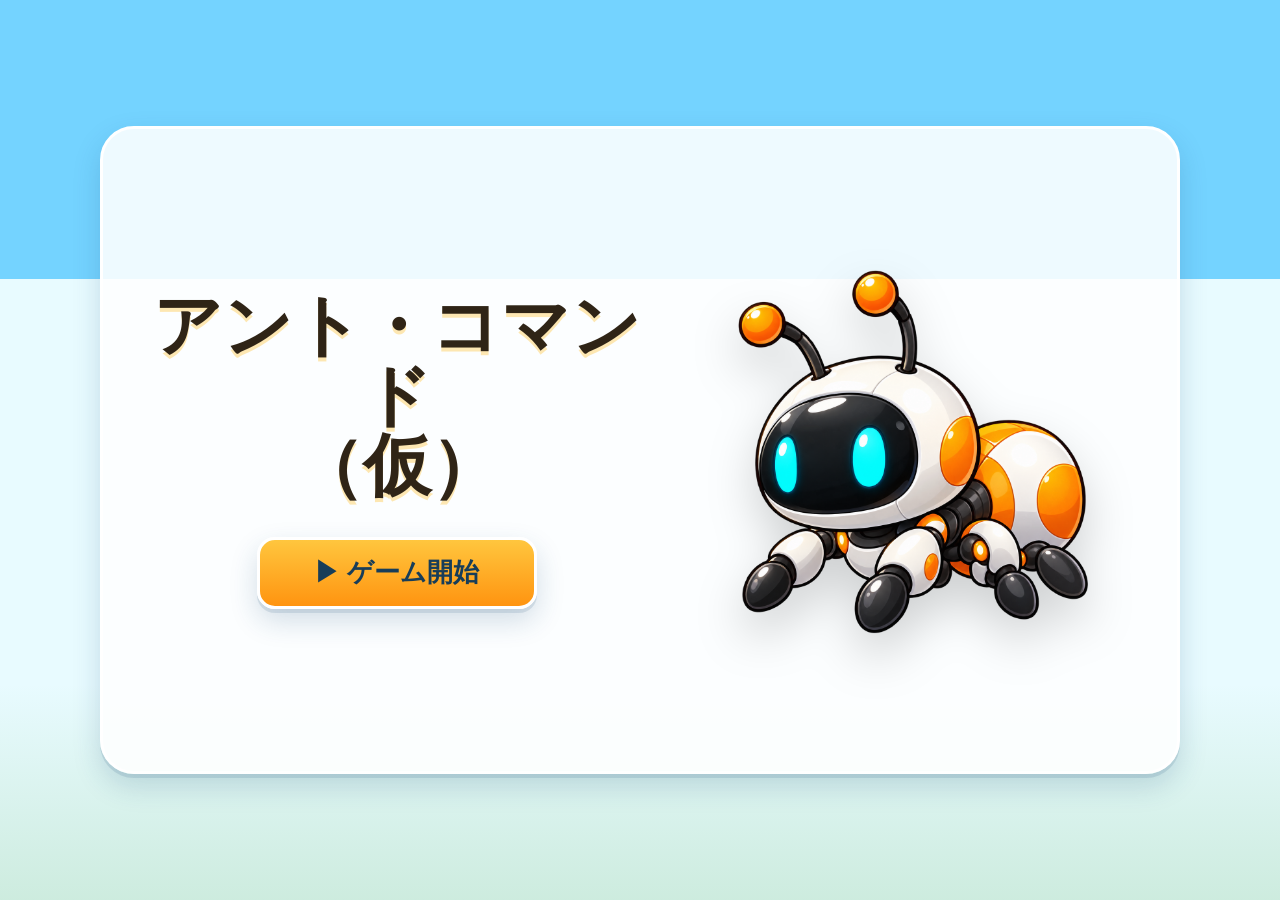
<file: view_sample/index.html>
<!doctype html><html lang="ja"><head><meta charset="utf-8"><meta name="viewport" content="width=device-width,initial-scale=1"><title>アント・コマンド（仮）</title><link rel="stylesheet" href="styles.css"></head><body><main class="screen"><div class="shell"><div class="title-layout"><section class="title-card"><div class="title-left"><h1>アント・コマンド<br>（仮）</h1><a class="btn title-start" href="stages.html">▶ ゲーム開始</a></div><div class="title-visual"><img src="assets/ant.png" alt="汎用型アリロボット"></div></section></div></div></main></body></html>
</file>
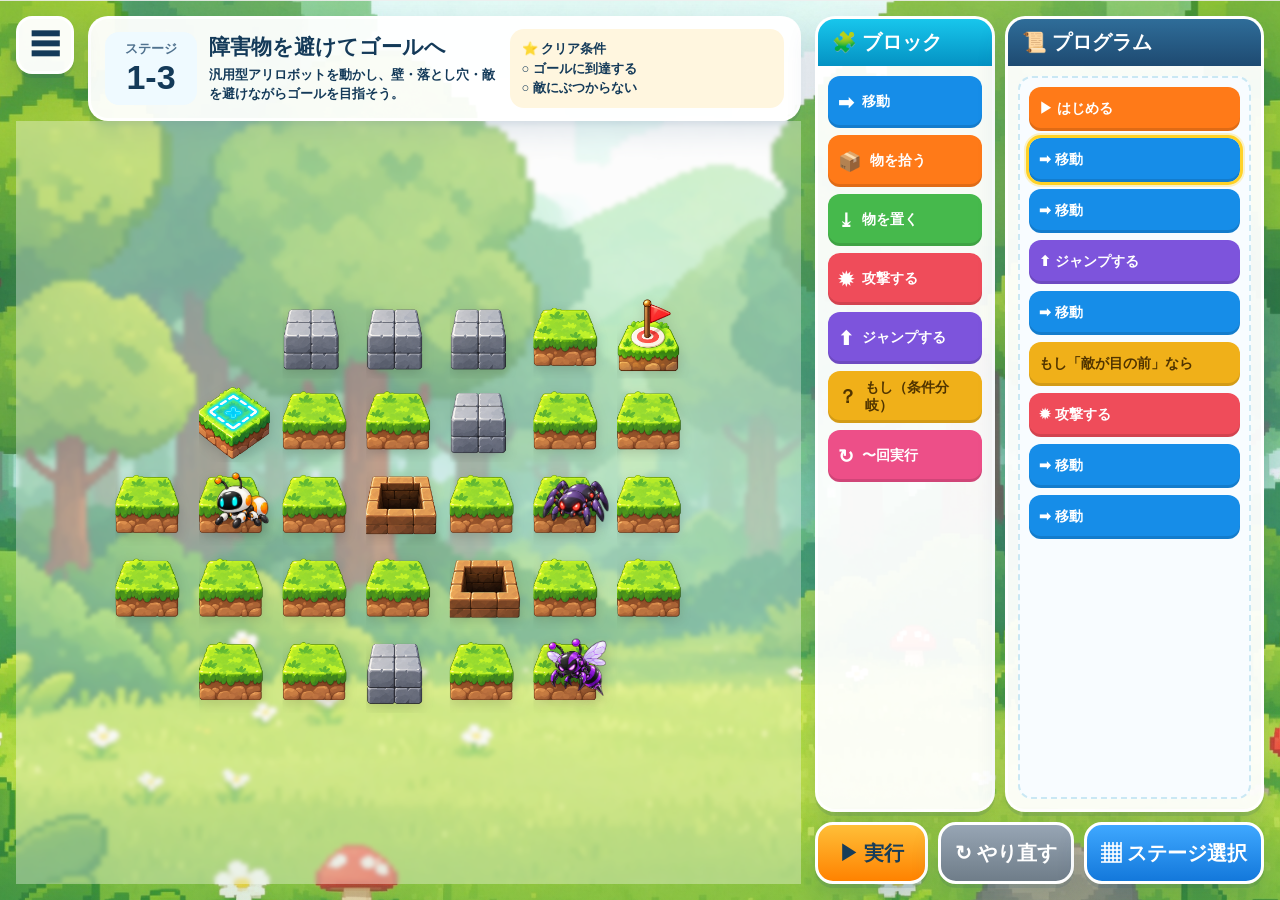
<file: view_sample/game.html>
<!doctype html>
<html lang="ja">
<head>
  <meta charset="utf-8">
  <meta name="viewport" content="width=device-width,initial-scale=1">
  <title>ゲームプレイ | アント・コマンド</title>
  <link rel="stylesheet" href="styles.css">
</head>
<body>
<main class="screen game-screen">
  <div class="shell">
    <div class="menu-wrap">
      <details>
        <summary>☰</summary>
        <div class="menu-panel">
          <a href="index.html">⌂ ホーム</a>
          <a href="stages.html">▦ ステージ選択</a>
        </div>
      </details>
    </div>

    <div class="game-layout">
      <section class="game-left">
        <div class="panel mission-card">
          <div class="stage-no"><small>ステージ</small><b>1-3</b></div>
          <div class="mission-title">
            <h2>障害物を避けてゴールへ</h2>
            <p>汎用型アリロボットを動かし、壁・落とし穴・敵を避けながらゴールを目指そう。</p>
          </div>
          <div class="conditions">
            <div>⭐ クリア条件</div>
            <div>○ ゴールに到達する</div>
            <div>○ 敵にぶつからない</div>
          </div>
        </div>

        <div class="board-panel">
          <div class="map-wrap">
            <div class="map-grid">
              <!-- row 1 -->
              <div class="cell empty"></div>
              <div class="cell empty"></div>
              <div class="cell tile wall"><img src="assets/wall.png" alt=""></div>
              <div class="cell tile wall"><img src="assets/wall.png" alt=""></div>
              <div class="cell tile wall"><img src="assets/wall.png" alt=""></div>
              <div class="cell tile grass"><img src="assets/grass.png" alt=""></div>
              <div class="cell tile goal"><img src="assets/goal.png" alt="ゴール"></div>

              <!-- row 2 -->
              <div class="cell empty"></div>
              <div class="cell tile start"><img src="assets/start.png" alt="スタート"></div>
              <div class="cell tile grass"><img src="assets/grass.png" alt=""></div>
              <div class="cell tile grass"><img src="assets/grass.png" alt=""></div>
              <div class="cell tile wall"><img src="assets/wall.png" alt=""></div>
              <div class="cell tile grass"><img src="assets/grass.png" alt=""></div>
              <div class="cell tile grass"><img src="assets/grass.png" alt=""></div>

              <!-- row 3 -->
              <div class="cell tile grass"><img src="assets/grass.png" alt=""></div>
              <div class="cell tile grass unit-host ant-host"><img src="assets/grass.png" alt=""><img class="unit-sprite ant-sprite" src="assets/ant.png" alt="汎用型アリロボット"></div>
              <div class="cell tile grass"><img src="assets/grass.png" alt=""></div>
              <div class="cell tile pit"><img src="assets/pit.png" alt="落とし穴"></div>
              <div class="cell tile grass"><img src="assets/grass.png" alt=""></div>
              <div class="cell tile grass unit-host spider-host"><img src="assets/grass.png" alt=""><img class="unit-sprite spider-sprite" src="assets/spider.png" alt="敵のクモ"></div>
              <div class="cell tile grass"><img src="assets/grass.png" alt=""></div>

              <!-- row 4 -->
              <div class="cell tile grass"><img src="assets/grass.png" alt=""></div>
              <div class="cell tile grass"><img src="assets/grass.png" alt=""></div>
              <div class="cell tile grass"><img src="assets/grass.png" alt=""></div>
              <div class="cell tile grass"><img src="assets/grass.png" alt=""></div>
              <div class="cell tile pit"><img src="assets/pit.png" alt="落とし穴"></div>
              <div class="cell tile grass"><img src="assets/grass.png" alt=""></div>
              <div class="cell tile grass"><img src="assets/grass.png" alt=""></div>

              <!-- row 5 -->
              <div class="cell empty"></div>
              <div class="cell tile grass"><img src="assets/grass.png" alt=""></div>
              <div class="cell tile grass"><img src="assets/grass.png" alt=""></div>
              <div class="cell tile wall"><img src="assets/wall.png" alt=""></div>
              <div class="cell tile grass"><img src="assets/grass.png" alt=""></div>
              <div class="cell tile grass unit-host bee-host"><img src="assets/grass.png" alt=""><img class="unit-sprite bee-sprite" src="assets/bee.png" alt="敵のハチ"></div>
              <div class="cell empty"></div>
            </div>
          </div>
        </div>
      </section>

      <section class="game-right">
        <div class="right-panels">
          <div class="panel side-panel">
            <div class="panel-title">🧩 ブロック</div>
            <div class="block-list">
              <div class="block move"><span class="ico">➡</span>移動</div>
              <div class="block pick"><span class="ico">📦</span>物を拾う</div>
              <div class="block place"><span class="ico">⤓</span>物を置く</div>
              <div class="block attack"><span class="ico">✹</span>攻撃する</div>
              <div class="block jump"><span class="ico">⬆</span>ジャンプする</div>
              <div class="block cond"><span class="ico">？</span>もし（条件分岐）</div>
              <div class="block loop"><span class="ico">↻</span>〜回実行</div>
            </div>
          </div>

          <div class="panel side-panel program-panel">
            <div class="panel-title">📜 プログラム</div>
            <div class="program-stack">
              <div class="block pick">▶ はじめる</div>
              <div class="block move active">➡ 移動</div>
              <div class="block move">➡ 移動</div>
              <div class="block jump">⬆ ジャンプする</div>
              <div class="block move">➡ 移動</div>
              <div class="block cond">もし「敵が目の前」なら</div>
              <div class="block attack">✹ 攻撃する</div>
              <div class="block move">➡ 移動</div>
              <div class="block move">➡ 移動</div>
            </div>
          </div>
        </div>

        <div class="controls">
          <a class="btn run" href="result-clear.html">▶ 実行</a>
          <a class="btn reset" href="game.html">↻ やり直す</a>
          <a class="btn stages" href="stages.html">▦ ステージ選択</a>
        </div>
      </section>
    </div>
  </div>
</main>
</body>
</html>
</file>
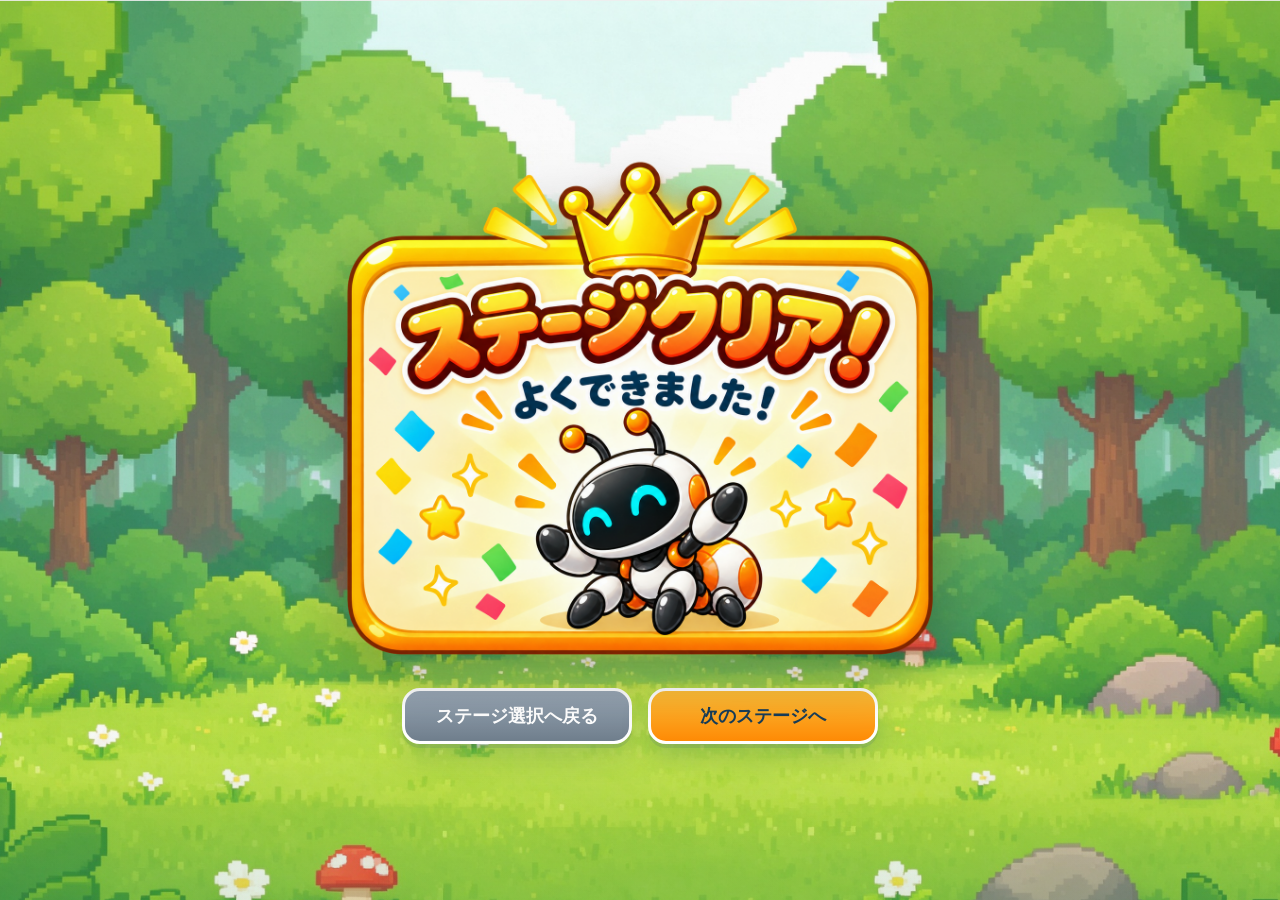
<file: view_sample/result-clear.html>
<!doctype html><html lang="ja"><head><meta charset="utf-8"><meta name="viewport" content="width=device-width,initial-scale=1"><title>リザルト（クリア） | アント・コマンド</title><link rel="stylesheet" href="styles.css"></head><body><main class="screen result-screen"><div class="shell"><div class="result-layout"><section class="result-stage"><img class="result-popup" src="assets/result-clear.png" alt="ステージクリア"><div class="result-actions"><a class="btn back" href="stages.html">ステージ選択へ戻る</a><a class="btn next" href="game.html">次のステージへ</a></div></section></div></div></main></body></html>
</file>
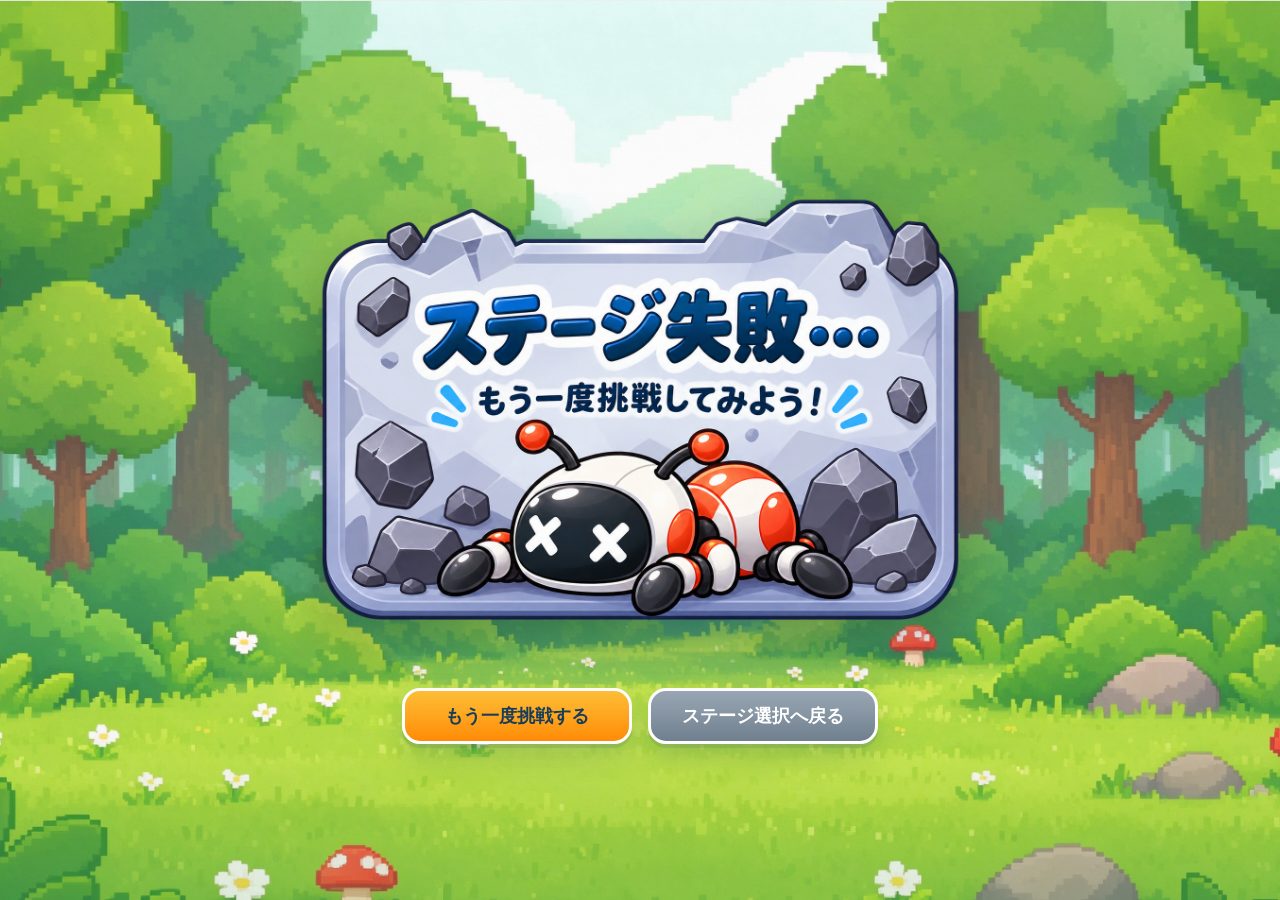
<file: view_sample/result-fail.html>
<!doctype html><html lang="ja"><head><meta charset="utf-8"><meta name="viewport" content="width=device-width,initial-scale=1"><title>リザルト（失敗） | アント・コマンド</title><link rel="stylesheet" href="styles.css"></head><body><main class="screen result-screen"><div class="shell"><div class="result-layout"><section class="result-stage"><img class="result-popup" src="assets/result-fail.png" alt="ステージ失敗"><div class="result-actions"><a class="btn retry" href="game.html">もう一度挑戦する</a><a class="btn back" href="stages.html">ステージ選択へ戻る</a></div></section></div></div></main></body></html>
</file>
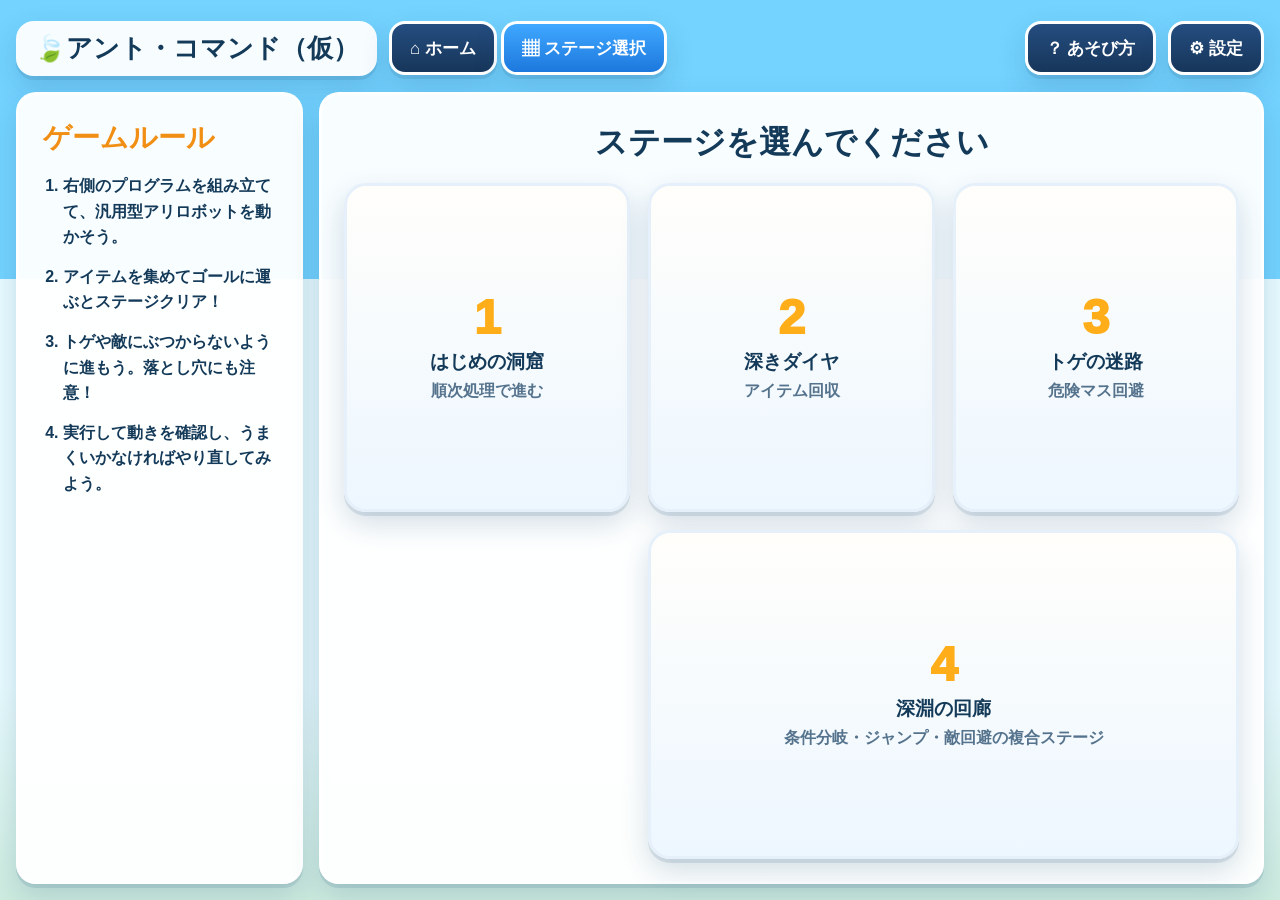
<file: view_sample/stages.html>
<!doctype html>
<html lang="ja"><head>
<meta charset="utf-8"><meta name="viewport" content="width=device-width,initial-scale=1">
<title>アント・コマンド（仮） | ステージ選択</title>
<link rel="stylesheet" href="styles.css"></head>
<body>
<main class="screen">
  <div class="shell">
    <header class="topbar">
      <a class="logo-badge" href="index.html"><span class="logo-leaf">🍃</span><span class="logo-text">アント・コマンド（仮）</span></a>
      <div class="nav-actions">
        <a class="navbtn secondary" href="index.html">⌂ ホーム</a>
        <span class="navbtn">▦ ステージ選択</span>
      </div>
      <div class="spacer"></div>
      <span class="navbtn secondary">？ あそび方</span>
      <span class="navbtn secondary">⚙ 設定</span>
    </header>
    <div class="stage-layout content-fill">
      <aside class="panel rules-panel">
        <h2>ゲームルール</h2>
        <ol>
          <li>右側のプログラムを組み立てて、汎用型アリロボットを動かそう。</li>
          <li>アイテムを集めてゴールに運ぶとステージクリア！</li>
          <li>トゲや敵にぶつからないように進もう。落とし穴にも注意！</li>
          <li>実行して動きを確認し、うまくいかなければやり直してみよう。</li>
        </ol>
      </aside>
      <section class="panel stage-main">
        <h1>ステージを選んでください</h1>
        <div class="stage-grid">
          <a class="stage-card" href="game.html"><div class="num">1</div><strong>はじめの洞窟</strong><p>順次処理で進む</p></a>
          <a class="stage-card" href="game.html"><div class="num">2</div><strong>深きダイヤ</strong><p>アイテム回収</p></a>
          <a class="stage-card" href="game.html"><div class="num">3</div><strong>トゲの迷路</strong><p>危険マス回避</p></a>
          <a class="stage-card wide" href="game.html"><div class="num">4</div><strong>深淵の回廊</strong><p>条件分岐・ジャンプ・敵回避の複合ステージ</p></a>
        </div>
      </section>
    </div>
  </div>
</main>
</body></html>
</file>
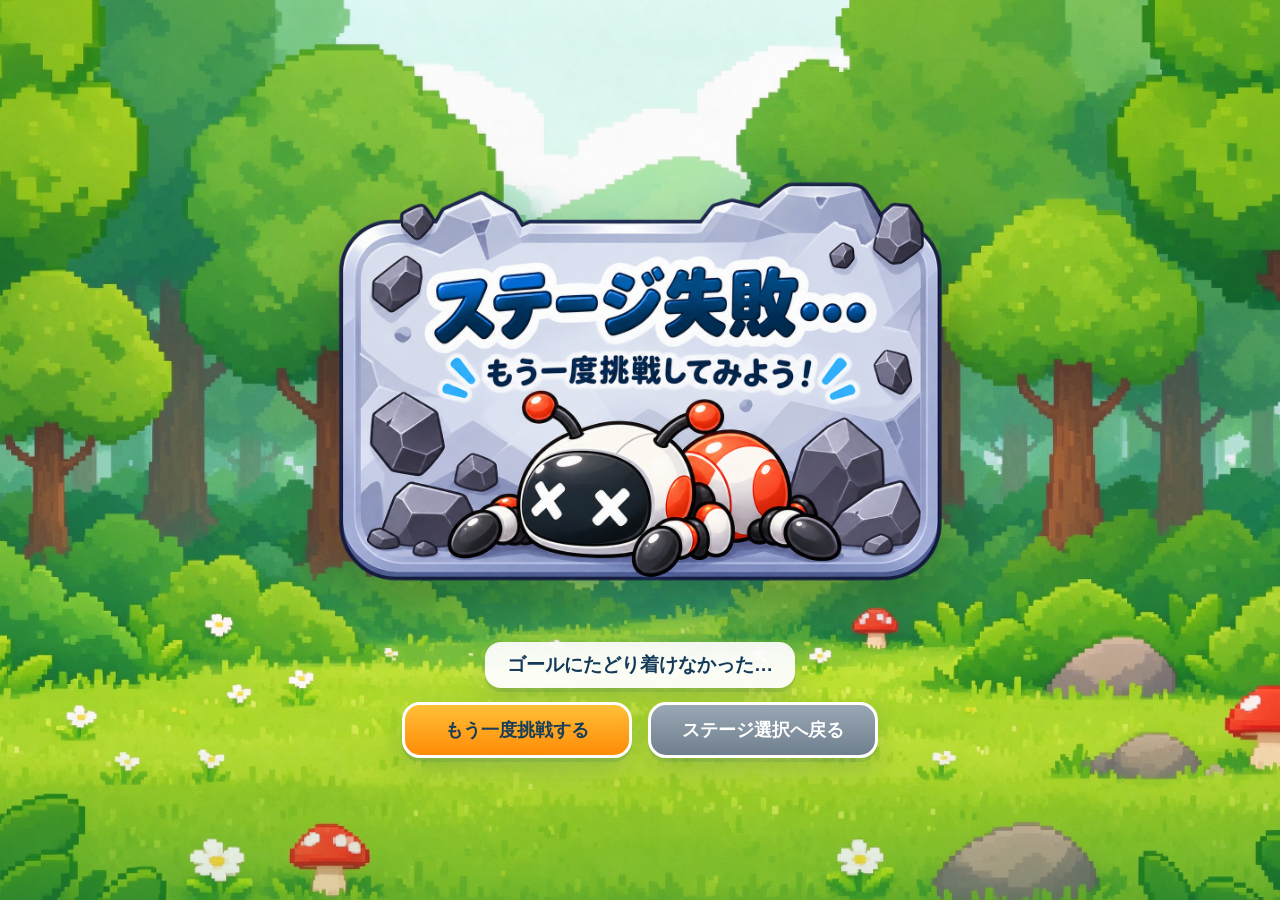
<file: ant-game/src/main/webapp/result-fail.html>
<!DOCTYPE html>
<html lang="ja">
<head>
  <meta charset="UTF-8">
  <meta name="viewport" content="width=device-width, initial-scale=1">
  <title>リザルト | Aligorithm</title>
  <link rel="stylesheet" href="css/game.css">
</head>
<body>
  <!-- リザルト画面(失敗): URL の ?stage=番号&reason=失敗理由 を js/result.js が読み取って表示する -->
  <main class="screen" id="screen" data-result="fail">
    <div class="shell">
      <div class="result-layout">
        <section class="result-stage">
          <div id="popup"></div>
          <div class="result-info" id="resultInfo"></div>
          <div class="result-actions">
            <a class="btn retry" id="retryButton" href="game.html">もう一度挑戦する</a>
            <a class="btn back" href="stages.html">ステージ選択へ戻る</a>
          </div>
        </section>
      </div>
    </div>
  </main>
  <script src="js/common.js"></script>
  <script src="js/assets.js"></script>
  <script src="js/api.js"></script>
  <script src="js/result.js"></script>
</body>
</html>
</file>
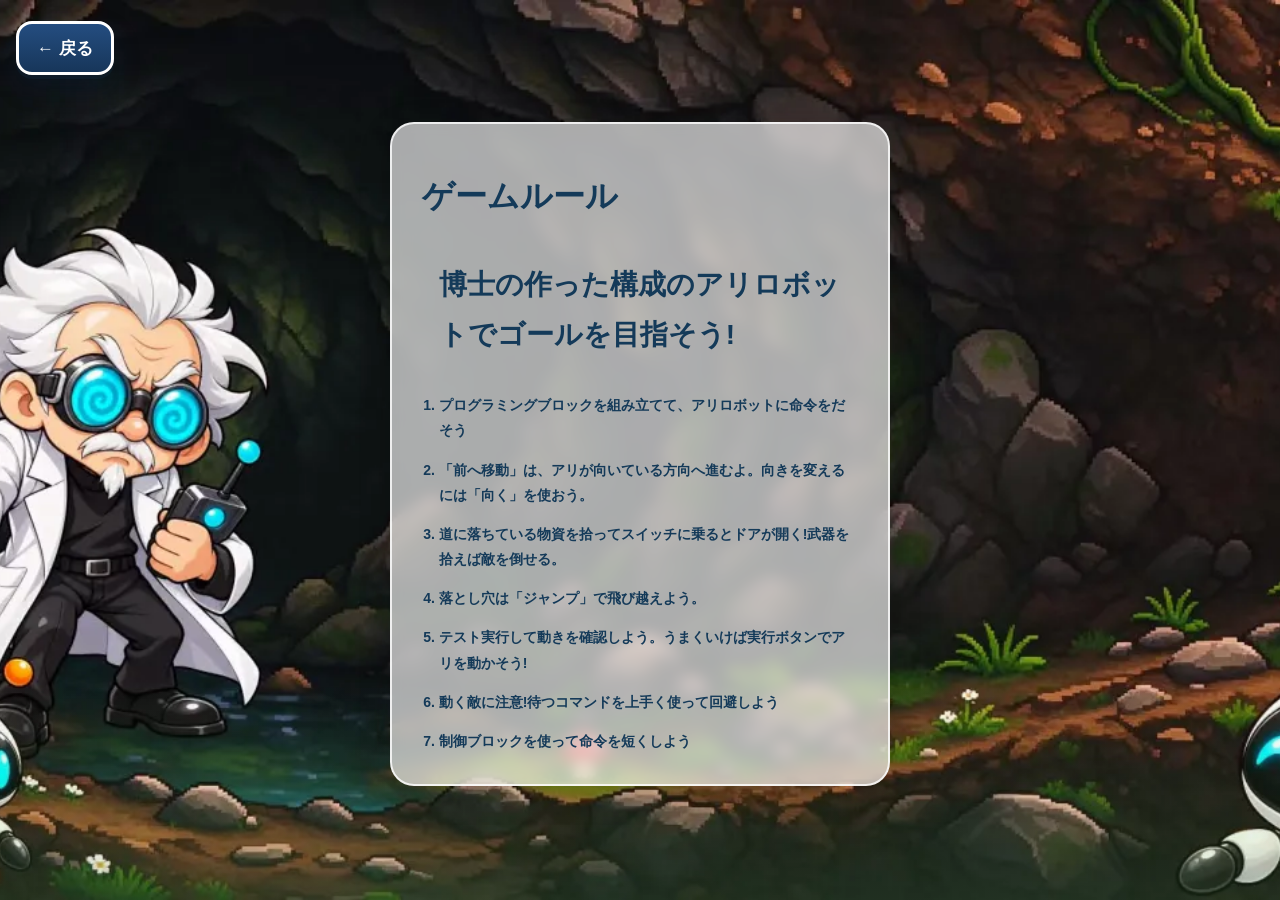
<file: ant-game/src/main/webapp/rule.html>
<!DOCTYPE html>
<html lang="ja">
<head>
  <meta charset="UTF-8">
  <meta name="viewport" content="width=device-width, initial-scale=1">
  <title>Aligorithm - ルール説明</title>
  <link rel="stylesheet" href="css/game.css">
</head>
<body>
  <main class="screen rule-screen" id="screen">
    <div class="shell">
      <header class="topbar">
        <!-- 左上に戻るボタン -->
        <a class="navbtn secondary" href="stages.html">← 戻る</a>
        <div class="spacer"></div>
      </header>
      
      <!-- ルール説明のパネル -->
      <div class="panel rules-panel" style="padding: 24px; max-width: 800px; margin: 0 auto; width: 100%;">
        <h1>ゲームルール</h1>
          <ol>
            <h1>博士の作った構成のアリロボットでゴールを目指そう!</h1>
            <li>プログラミングブロックを組み立てて、アリロボットに命令をだそう</li>
            <li>「前へ移動」は、アリが向いている方向へ進むよ。向きを変えるには「向く」を使おう。</li>
            <li>道に落ちている物資を拾ってスイッチに乗るとドアが開く!武器を拾えば敵を倒せる。</li>
            <li>落とし穴は「ジャンプ」で飛び越えよう。</li>
            <li>テスト実行して動きを確認しよう。うまくいけば実行ボタンでアリを動かそう!</li>
            <li>動く敵に注意!待つコマンドを上手く使って回避しよう</li>
            <li>制御ブロックを使って命令を短くしよう</li>
            </ol>
      </div>
    </div>
  </main>
  <script src="js/common.js"></script>
  <script src="js/assets.js"></script>
</body>
</html>
</file>
<file: view_sample/styles.css>
:root{
  --ink:#143a59;
  --blue:#2f86ef;
  --blue-dark:#215aa8;
  --sky:#5bc7ff;
  --orange:#ffad18;
  --orange-dark:#ef7d00;
  --green:#5fbf4a;
  --shadow:0 12px 28px rgba(24,73,118,.18),0 4px 0 rgba(24,73,118,.12);
  --radius:20px;
}
*{box-sizing:border-box}
html,body{height:100%;margin:0}
body{font-family:"Yu Gothic UI","Hiragino Kaku Gothic ProN",Meiryo,sans-serif;color:var(--ink);overflow:hidden;background:#e8f8ff}
a{text-decoration:none;color:inherit}
img{display:block;max-width:100%}
.screen{height:100vh;overflow:hidden;position:relative;background:linear-gradient(180deg,#74d3ff 0 31%,#e8fbff 31% 100%)}
.screen::after{content:"";position:absolute;inset:auto 0 0;height:24vh;background:linear-gradient(180deg,transparent,rgba(83,166,75,.18));pointer-events:none}
.screen.game-screen,.screen.result-screen{background:linear-gradient(rgba(255,255,255,.12),rgba(255,255,255,.12)),url('assets/game-bg.png') center/cover no-repeat}
.shell{position:relative;z-index:1;height:100%;padding:16px;display:flex;flex-direction:column;gap:12px}
.panel{background:rgba(255,255,255,.95);border:3px solid rgba(255,255,255,.92);border-radius:var(--radius);box-shadow:var(--shadow)}
.btn{display:inline-flex;align-items:center;justify-content:center;gap:9px;border-radius:18px;min-height:56px;padding:0 22px;font-weight:900;font-size:clamp(18px,1.35vw,26px);border:3px solid #fff;box-shadow:var(--shadow);white-space:nowrap}
.btn:hover{filter:brightness(1.03);transform:translateY(-1px)}

/* title */
.title-layout{flex:1;display:grid;place-items:center;min-height:0}
.title-card{width:min(1080px,92vw);height:min(72vh,760px);display:grid;grid-template-columns:1fr .9fr;align-items:center;gap:34px;padding:34px 42px;background:rgba(255,255,255,.88);border-radius:34px;box-shadow:var(--shadow);border:3px solid #fff}
.title-left{display:flex;flex-direction:column;align-items:center;justify-content:center;text-align:center}
.title-left h1{margin:0 0 26px;font-size:clamp(54px,5.3vw,92px);line-height:1.03;color:#2f2416;text-shadow:0 4px 0 rgba(255,190,33,.35)}
.title-start{background:linear-gradient(#ffc63e,#ff9410);color:#173d59;min-width:280px;min-height:72px;font-size:clamp(24px,2vw,34px);margin-top:10px}
.title-visual{display:flex;align-items:center;justify-content:center}
.title-visual img{width:min(90%,450px);max-height:55vh;object-fit:contain;filter:drop-shadow(0 22px 24px rgba(0,0,0,.18))}

/* stage select */
.topbar{display:flex;align-items:center;gap:12px;min-height:64px}
.logo-badge{background:rgba(255,255,255,.94);border-radius:18px;padding:10px 18px;box-shadow:var(--shadow);font-weight:1000;font-size:clamp(24px,2vw,38px)}
.spacer{flex:1}
.navbtn{display:inline-flex;align-items:center;justify-content:center;border-radius:16px;padding:0 18px;min-height:54px;background:linear-gradient(#3fa8ff,#1d78dd);color:#fff;border:3px solid #fff;box-shadow:var(--shadow);font-weight:900;font-size:clamp(17px,1.2vw,22px)}
.navbtn.secondary{background:linear-gradient(#244d80,#17365a)}
.stage-layout{flex:1;display:grid;grid-template-columns:minmax(260px,23%) 1fr;gap:16px;min-height:0}
.rules-panel{padding:24px;display:flex;flex-direction:column}
.rules-panel h2{margin:0 0 16px;color:#f18f14;font-size:clamp(28px,2vw,40px)}
.rules-panel ol{margin:0;padding-left:1.25em;display:grid;gap:14px;font-size:clamp(16px,1.1vw,21px);line-height:1.6;font-weight:700}
.stage-main{padding:22px;display:flex;flex-direction:column;min-height:0}
.stage-main h1{text-align:center;margin:4px 0 18px;font-size:clamp(32px,2.4vw,48px)}
.stage-grid{flex:1;display:grid;grid-template-columns:repeat(3,1fr);grid-auto-rows:minmax(120px,1fr);gap:18px;min-height:0}
.stage-card{display:flex;flex-direction:column;align-items:center;justify-content:center;text-align:center;background:linear-gradient(180deg,#fffefb,#edf7ff);border:3px solid #e6f0fa;border-radius:22px;box-shadow:var(--shadow);padding:18px}
.stage-card .num{font-size:clamp(40px,3.8vw,64px);line-height:1;font-weight:1000;color:var(--orange)}
.stage-card strong{font-size:clamp(19px,1.35vw,27px);margin-top:8px}.stage-card p{margin:6px 0 0;color:#55738d;font-weight:700}.stage-card.wide{grid-column:2/span 2}

/* hamburger */
.menu-wrap{position:absolute;top:16px;left:16px;z-index:20}
.menu-wrap details{position:relative}
.menu-wrap summary{list-style:none;width:58px;height:58px;border-radius:16px;background:rgba(255,255,255,.96);box-shadow:var(--shadow);display:grid;place-items:center;font-size:30px;font-weight:1000;cursor:pointer;border:3px solid rgba(255,255,255,.9)}
.menu-wrap summary::-webkit-details-marker{display:none}
.menu-panel{position:absolute;top:66px;left:0;width:220px;padding:10px;background:rgba(255,255,255,.98);border-radius:16px;box-shadow:var(--shadow);display:grid;gap:8px}
.menu-panel a{display:flex;align-items:center;gap:10px;padding:12px 14px;border-radius:12px;background:#edf7ff;font-weight:900;color:#214b6f}
.menu-panel a:hover{background:#dcefff}

/* game */
.game-layout{flex:1;display:grid;grid-template-columns:minmax(0,64%) minmax(380px,36%);gap:14px;min-height:0}
.game-left,.game-right{display:flex;flex-direction:column;min-height:0}
.mission-card{margin-left:72px;padding:10px 14px;display:grid;grid-template-columns:100px 1fr .9fr;gap:12px;align-items:center;min-height:100px}
.stage-no{text-align:center;background:#effaff;border-radius:14px;padding:8px;font-weight:1000}.stage-no small{display:block;color:#50728f}.stage-no b{display:block;font-size:34px}
.mission-title h2{margin:0 0 5px;font-size:clamp(21px,1.5vw,30px)}.mission-title p{margin:0;font-size:clamp(13px,.9vw,16px);font-weight:700;line-height:1.45}
.conditions{background:#fff6df;border-radius:14px;padding:10px 12px;font-size:clamp(13px,.9vw,16px);font-weight:800;line-height:1.5}
.board-panel{flex:1;min-height:0;padding:12px 12px 8px;display:flex;align-items:center;justify-content:center;background:rgba(255,255,255,.34);backdrop-filter:blur(2px)}
.map-wrap{width:100%;height:100%;display:flex;align-items:center;justify-content:center;overflow:hidden}
.map-grid{display:grid;grid-template-columns:repeat(7,88px);grid-template-rows:repeat(5,88px);gap:0;align-items:center;justify-items:center;transform:scale(1.02);transform-origin:center center}
.cell{width:88px;height:88px;position:relative}
.cell.empty{background:none}
.cell.tile{overflow:hidden}
.cell.tile>img:first-child{position:absolute;left:-11px;top:-11px;width:110px;height:110px;object-fit:contain;filter:drop-shadow(0 4px 6px rgba(0,0,0,.14))}
.cell.tile.wall>img:first-child{left:-14px;top:-13px;width:116px;height:116px}
.cell.tile.goal>img:first-child{left:-11px;top:-13px;width:112px;height:112px}
.cell.tile.pit>img:first-child{left:-8px;top:-6px;width:104px;height:104px}
.cell.tile.start>img:first-child{left:-8px;top:-8px;width:104px;height:104px}
.unit-host{overflow:visible}
.unit-sprite{position:absolute;left:50%;top:50%;transform:translate(-50%,-56%);object-fit:contain;pointer-events:none;filter:drop-shadow(0 8px 7px rgba(0,0,0,.22));z-index:3}
.ant-sprite{width:66px;height:66px}
.spider-sprite{width:72px;height:72px;transform:translate(-50%,-54%)}
.bee-sprite{width:64px;height:64px;transform:translate(-48%,-56%)}
.game-right{padding-top:0}
.right-panels{display:grid;grid-template-columns:.82fr 1.18fr;gap:10px;flex:1;min-height:0}
.side-panel{padding:10px;display:flex;flex-direction:column;min-height:0}
.panel-title{margin:-10px -10px 10px;padding:10px 14px;color:#fff;font-weight:1000;font-size:clamp(20px,1.4vw,27px);border-radius:17px 17px 0 0;background:linear-gradient(#18c6ec,#0492c3)}
.program-panel .panel-title{background:linear-gradient(#2f6d99,#1e4a71)}
.block-list,.program-stack{display:grid;gap:7px}.block-list{grid-auto-rows:minmax(42px,1fr)}
.program-stack{background:#f8fcff;border:2px dashed #cae8f4;border-radius:14px;padding:9px;align-content:start;overflow:hidden;flex:1}
.block{min-height:44px;border-radius:12px;color:#fff;font-weight:900;font-size:clamp(14px,.92vw,17px);padding:8px 10px;display:flex;align-items:center;gap:8px;box-shadow:inset 0 -3px rgba(0,0,0,.12)}
.ico{font-size:19px}.move{background:#168de8}.pick{background:#ff7a18}.place{background:#46b94c}.attack{background:#ef4c5a}.jump{background:#7d54dc}.cond{background:#f0b019;color:#503400}.loop{background:#ed4f88}.program-stack .active{outline:3px solid #ffd225;box-shadow:0 0 0 5px rgba(255,210,37,.26),inset 0 -3px rgba(0,0,0,.12)}
.controls{display:grid;grid-template-columns:1.2fr 1fr 1fr;gap:10px;margin-top:10px}
.controls .btn{min-height:62px;font-size:clamp(20px,1.5vw,28px);padding:0 14px}.controls .run{background:linear-gradient(#ffbf38,#ff8200);color:#173d59}.controls .reset{background:linear-gradient(#97a5b4,#6f7d89);color:#fff}.controls .stages{background:linear-gradient(#3fa8ff,#1378db);color:#fff}


/* result */
.result-layout{flex:1;display:flex;align-items:center;justify-content:center;min-height:0}
.result-stage{width:min(1080px,94vw);height:min(80vh,820px);display:flex;flex-direction:column;align-items:center;justify-content:center;gap:18px}
.result-popup{width:min(800px,67vw,76vh);max-height:58vh;object-fit:contain;filter:drop-shadow(0 20px 30px rgba(0,0,0,.26))}
.result-actions{display:flex;gap:16px;justify-content:center;flex-wrap:wrap}.result-actions .btn{min-width:230px}.btn.back{background:linear-gradient(#9aa8b6,#707f8d);color:#fff}.btn.next,.btn.retry{background:linear-gradient(#ffbf38,#ff8b06);color:#173d59}

@media(max-width:980px){body{overflow:auto}.screen,.shell{height:auto;min-height:100vh}}


@media(max-width:1350px){.map-grid{transform:scale(.95);} .mission-card{grid-template-columns:92px 1fr .95fr;}}
@media(max-width:1200px){.game-layout{grid-template-columns:minmax(0,60%) minmax(380px,40%)}.mission-card{grid-template-columns:92px 1fr}.conditions{grid-column:1/-1}.map-grid{transform:scale(.88);}}
@media(max-width:1100px){.map-grid{transform:scale(.8);} .board-panel{padding:6px;} .controls .btn{font-size:18px;min-height:56px;}}
</file>
<file: ant-game/src/main/webapp/css/game.css>
/*
 * アント・コマンド 画面共通のスタイルシート（view_sample の styles.css をもとに、本番用に作り直したものです）
 *
 * 色・大きさの調整は、ここで行います。画像の差し替えは js/assets.js を見てください。
 */
:root{
  --ink:#143a59;
  --blue:#2f86ef;
  --orange:#ffad18;
  --shadow:0 12px 28px rgba(24,73,118,.18),0 4px 0 rgba(24,73,118,.12);
  --radius:20px;
}
*{box-sizing:border-box}
html,body{height:100%;margin:0}
body{font-family:"Yu Gothic UI","Hiragino Kaku Gothic ProN",Meiryo,sans-serif;color:var(--ink);overflow:hidden;background:#e8f8ff}
a{text-decoration:none;color:inherit}
img{display:block;max-width:100%}
button{font-family:inherit}
.hidden{display:none !important}

/* 画面全体（背景は js/assets.js で画像を設定する。画像がなければ、ここのグラデーションが見える） */
.screen{height:100vh;overflow:hidden;position:relative;background:linear-gradient(180deg,#74d3ff 0 31%,#e8fbff 31% 100%)}
.screen::after{content:"";position:absolute;inset:auto 0 0;height:24vh;background:linear-gradient(180deg,transparent,rgba(83,166,75,.18));pointer-events:none}
.shell{position:relative;z-index:1;height:100%;padding:16px;display:flex;flex-direction:column;gap:12px}
.panel{background:rgba(255,255,255,.95);border:3px solid rgba(255,255,255,.92);border-radius:var(--radius);box-shadow:var(--shadow)}
.btn{display:inline-flex;align-items:center;justify-content:center;gap:9px;border-radius:18px;min-height:56px;padding:0 22px;font-weight:900;font-size:clamp(18px,1.35vw,26px);border:3px solid #fff;box-shadow:var(--shadow);white-space:nowrap;cursor:pointer}
.btn:hover{filter:brightness(1.03);transform:translateY(-1px)}
.btn:disabled{filter:grayscale(.8);opacity:.6;cursor:not-allowed;transform:none}

/* ===== タイトル画面 ===== */
.title-layout{flex:1;display:grid;place-items:center;min-height:0}
.title-card{width:min(1080px,92vw);height:min(72vh,760px);display:grid;grid-template-columns:1fr .9fr;align-items:center;gap:34px;padding:34px 42px;background:rgba(255,255,255,.88);border-radius:34px;box-shadow:var(--shadow);border:3px solid #fff}
.title-left{display:flex;flex-direction:column;align-items:center;justify-content:center;text-align:center}
.title-left h1{margin:0 0 26px;font-size:clamp(54px,5.3vw,92px);line-height:1.03;color:#2f2416;text-shadow:0 4px 0 rgba(255,190,33,.35)}
.title-logo{width:min(100%,520px);max-height:36vh;object-fit:contain;margin-bottom:26px}
.title-start{background:linear-gradient(#ffc63e,#ff9410);color:#173d59;min-width:280px;min-height:72px;font-size:clamp(24px,2vw,34px);margin-top:10px}
.title-visual{display:flex;align-items:center;justify-content:center}
.title-visual img{width:min(90%,450px);max-height:55vh;object-fit:contain;filter:drop-shadow(0 22px 24px rgba(0,0,0,.18))}

/* ===== ステージ選択画面 ===== */
.topbar{display:flex;align-items:center;gap:12px;min-height:64px}
.logo-badge{background:rgba(255,255,255,.94);border-radius:18px;padding:10px 18px;box-shadow:var(--shadow);font-weight:1000;font-size:clamp(24px,2vw,38px)}
.nav-actions{display:flex;gap:10px}
.spacer{flex:1}
.navbtn{display:inline-flex;align-items:center;justify-content:center;border-radius:16px;padding:0 18px;min-height:54px;background:linear-gradient(#3fa8ff,#1d78dd);color:#fff;border:3px solid #fff;box-shadow:var(--shadow);font-weight:900;font-size:clamp(17px,1.2vw,22px)}
.navbtn.secondary{background:linear-gradient(#244d80,#17365a)}
.stage-layout{flex:1;display:grid;grid-template-columns:minmax(260px,23%) 1fr;gap:16px;min-height:0}
.rules-panel{padding:24px;display:flex;flex-direction:column;overflow:auto}
.rules-panel h2{margin:0 0 16px;color:#f18f14;font-size:clamp(28px,2vw,40px)}
.rules-panel ol{margin:0;padding-left:1.25em;display:grid;gap:14px;font-size:clamp(15px,1.05vw,20px);line-height:1.6;font-weight:700}
.stage-main{padding:22px;display:flex;flex-direction:column;min-height:0}
.stage-main h1{text-align:center;margin:4px 0 18px;font-size:clamp(32px,2.4vw,48px)}
.stage-grid{flex:1;display:grid;grid-template-columns:repeat(3,1fr);grid-template-rows:repeat(3,1fr);gap:16px;min-height:0}
.stage-card{display:flex;flex-direction:column;align-items:center;justify-content:center;text-align:center;background:linear-gradient(180deg,#fffefb,#edf7ff);border:3px solid #e6f0fa;border-radius:22px;box-shadow:var(--shadow);padding:12px;min-height:0;overflow:hidden}
.stage-card:hover{transform:translateY(-2px);border-color:#ffd27a}
.stage-card .num{font-size:clamp(34px,3.4vw,58px);line-height:1;font-weight:1000;color:var(--orange)}
.stage-card strong{font-size:clamp(18px,1.3vw,26px);margin-top:6px}
.stage-card p{margin:5px 0 0;color:#55738d;font-weight:700;font-size:clamp(13px,.95vw,17px)}
.stage-card.locked{filter:grayscale(1);opacity:.55;cursor:not-allowed}
.stage-card.locked:hover{transform:none;border-color:#e6f0fa}

/* ===== ハンバーガーメニュー(ゲーム画面) ===== */
.menu-wrap{position:absolute;top:16px;left:16px;z-index:20}
.menu-wrap details{position:relative}
.menu-wrap summary{list-style:none;width:58px;height:58px;border-radius:16px;background:rgba(255,255,255,.96);box-shadow:var(--shadow);display:grid;place-items:center;font-size:30px;font-weight:1000;cursor:pointer;border:3px solid rgba(255,255,255,.9)}
.menu-wrap summary::-webkit-details-marker{display:none}
.menu-panel{position:absolute;top:66px;left:0;width:220px;padding:10px;background:rgba(255,255,255,.98);border-radius:16px;box-shadow:var(--shadow);display:grid;gap:8px}
.menu-panel a{display:flex;align-items:center;gap:10px;padding:12px 14px;border-radius:12px;background:#edf7ff;font-weight:900;color:#214b6f}
.menu-panel a:hover{background:#dcefff}

/* ===== ゲームプレイ画面 ===== */
.game-layout{flex:1;display:grid;grid-template-columns:minmax(0,60%) minmax(420px,40%);gap:14px;min-height:0}
.game-left,.game-right{display:flex;flex-direction:column;min-height:0}
.mission-card{margin-left:72px;padding:10px 14px;display:grid;grid-template-columns:100px 1fr .9fr;gap:12px;align-items:center;min-height:100px}
.stage-no{text-align:center;background:#effaff;border-radius:14px;padding:8px;font-weight:1000}
.stage-no small{display:block;color:#50728f}
.stage-no b{display:block;font-size:34px}
.mission-title h2{margin:0 0 5px;font-size:clamp(20px,1.5vw,28px)}
.mission-title p{margin:0;font-size:clamp(13px,.9vw,16px);font-weight:700;line-height:1.45}
.board-panel{flex:1;min-height:0;padding:12px 12px 8px;display:flex;flex-direction:column;align-items:center;justify-content:center;gap:8px;background:rgba(255,255,255,.34);backdrop-filter:blur(2px);margin-top:10px}
.map-wrap{flex:1;width:100%;min-height:0;display:flex;align-items:center;justify-content:center;overflow:hidden}

/* マップ: 縦5×横9のマスを、上から見下ろした形で、隙間なく並べる。1マスの大きさ(--cell)は js/game.js が画面に合わせて決める */
.map-stage{position:relative;width:calc(var(--cell, 60px) * 9);height:calc(var(--cell, 60px) * 5);border-radius:10px;overflow:hidden;box-shadow:0 10px 24px rgba(0,0,0,.28)}
.map-grid{display:grid;grid-template-columns:repeat(9,var(--cell,60px));grid-template-rows:repeat(5,var(--cell,60px));gap:0;width:100%;height:100%}
.cell{position:relative;width:var(--cell,60px);height:var(--cell,60px);overflow:hidden}
.tile{position:absolute;inset:0;overflow:hidden;display:flex;align-items:center;justify-content:center}
.tile>img{position:absolute;inset:0;width:100%;height:100%;object-fit:cover;user-select:none}
.tile .tint{position:absolute;inset:0;pointer-events:none}
.tile .glyph{font-size:calc(var(--cell,60px) * .5);line-height:1}
.item{position:absolute;inset:14%;display:flex;align-items:center;justify-content:center;pointer-events:none}
.item>img{width:100%;height:100%;object-fit:contain;filter:drop-shadow(0 3px 3px rgba(0,0,0,.35))}
.item .glyph{font-size:calc(var(--cell,60px) * .5);line-height:1}

/* アリロボット・敵: マスの上を、滑らかに動く */
.units{position:absolute;inset:0;pointer-events:none}
.unit{position:absolute;left:calc(var(--x,0) * var(--cell,60px));top:calc(var(--y,0) * var(--cell,60px));width:var(--cell,60px);height:var(--cell,60px);display:flex;align-items:center;justify-content:center;transition:left .32s ease,top .32s ease,opacity .3s ease;z-index:3}
.unit .sprite{width:86%;height:86%;object-fit:contain;filter:drop-shadow(0 6px 5px rgba(0,0,0,.35))}
.unit .glyph{font-size:calc(var(--cell,60px) * .6);line-height:1}
.unit.ant.face-right .sprite{transform:scaleX(-1)}
.unit.gone{opacity:0}
.unit.hit{animation:hit .5s ease}
@keyframes hit{0%,100%{transform:scale(1)}40%{transform:scale(1.25) rotate(-8deg)}}
.facing-badge{position:absolute;right:2px;top:2px;width:calc(var(--cell,60px) * .3);height:calc(var(--cell,60px) * .3);border-radius:50%;background:#ffd225;color:#143a59;font-weight:900;font-size:calc(var(--cell,60px) * .2);display:flex;align-items:center;justify-content:center;border:2px solid #fff;z-index:4}

/* 持ち物の表示 */

/* 右側: ブロックのパレットと、プログラム */
.right-panels{display:grid;grid-template-columns:.78fr 1.22fr;gap:10px;flex:1;min-height:0}
.side-panel{padding:10px;display:flex;flex-direction:column;min-height:0}
.panel-title{margin:-10px -10px 10px;padding:10px 14px;color:#fff;font-weight:1000;font-size:clamp(18px,1.3vw,25px);border-radius:17px 17px 0 0;background:linear-gradient(#18c6ec,#0492c3)}
.program-panel .panel-title{background:linear-gradient(#2f6d99,#1e4a71)}
.scroll-area{flex:1;min-height:0;overflow-y:auto;overflow-x:hidden;padding:2px}
.group-title{margin:8px 0 4px;font-size:13px;font-weight:900;color:#50728f}
.group-title:first-child{margin-top:0}
.block-list{display:grid;gap:6px}

/* ブロック(パレット・プログラム共通) */
.block-line{min-height:42px;border-radius:12px;color:#fff;font-weight:900;font-size:clamp(13px,.9vw,16px);padding:6px 8px;display:flex;align-items:center;flex-wrap:wrap;gap:6px;box-shadow:inset 0 -3px rgba(0,0,0,.12);cursor:grab;user-select:none;border:2px solid transparent}
.block-line .ico{font-size:18px}
.block-line select,.block-line input[type=number]{font:inherit;font-size:13px;border-radius:8px;border:2px solid rgba(255,255,255,.8);padding:2px 4px;color:#143a59;background:#fff;max-width:100%}
.block-line input[type=number]{width:3.6em}
.block-line .del{margin-left:auto;border:0;border-radius:8px;background:rgba(0,0,0,.25);color:#fff;font-weight:900;cursor:pointer;width:26px;height:26px;line-height:1}
.block-line .del:hover{background:rgba(0,0,0,.45)}
.b-turn{background:#14a6b8}.b-move{background:#168de8}.b-jump{background:#7d54dc}.b-wait{background:#7f8c99}
.b-func{background:#ff7a18}.b-if{background:#f0b019;color:#503400}.b-while{background:#46b94c}.b-repeat{background:#ed4f88}
.b-if .del{color:#fff}
.block-line.active{outline:3px solid #ffd225;box-shadow:0 0 0 5px rgba(255,210,37,.3),inset 0 -3px rgba(0,0,0,.12)}
.block-line.cond-true{border-color:#0a7a2f;box-shadow:0 0 0 3px rgba(10,122,47,.35),inset 0 -3px rgba(0,0,0,.12)}
.block-line.cond-false{border-color:#b3261e;box-shadow:0 0 0 3px rgba(179,38,30,.35),inset 0 -3px rgba(0,0,0,.12)}
.block-line.dragging{opacity:.45}
.block-line.drop-before{box-shadow:0 -5px 0 #ffd225,inset 0 -3px rgba(0,0,0,.12)}

/* プログラム(入れ子の表示) */
.program-stack{background:#f8fcff;border:2px dashed #cae8f4;border-radius:14px;padding:8px}
.program-stack ul{list-style:none;margin:0;padding:0;display:grid;gap:6px}
.program-stack li{display:grid;gap:4px}
.slot{margin-left:14px;padding:4px 4px 6px 8px;border-left:4px solid #cfd9e3;border-radius:6px;background:rgba(0,0,0,.03)}
.slot-head{font-size:12px;font-weight:900;background:none;border:1px dashed #9db0c2;border-radius:6px;color:#3a5873;cursor:pointer;margin-bottom:4px;padding:1px 8px}
.slot-head.selected{background:#cfe8ff;border-color:#2a6fb0}
.slot.drop-over,.program-stack.drop-over{outline:3px dashed #ffb300;outline-offset:-2px;background:#fff8e1}
.empty-hint{font-size:12px;color:#7a93a8;font-weight:700;padding:2px 4px}

.controls{display:grid;grid-template-columns:1fr 1.2fr;gap:10px;margin-top:10px}
.controls .btn{min-height:58px;font-size:clamp(18px,1.4vw,26px);padding:0 12px}
.controls .run{background:linear-gradient(#ffbf38,#ff8200);color:#173d59}
.message-bar{margin-top:8px;min-height:2.2em;padding:6px 12px;border-radius:12px;background:rgba(255,255,255,.92);font-weight:900;font-size:clamp(13px,.95vw,17px);box-shadow:var(--shadow)}
.message-bar.ok{color:#0a7a2f}.message-bar.ng{color:#b3261e}

/* ===== リザルト画面 ===== */
.result-layout{flex:1;display:flex;align-items:center;justify-content:center;min-height:0}
.result-stage{width:min(1080px,94vw);height:min(84vh,860px);display:flex;flex-direction:column;align-items:center;justify-content:center;gap:14px}
.result-popup{width:min(760px,64vw,72vh);max-height:54vh;object-fit:contain;filter:drop-shadow(0 20px 30px rgba(0,0,0,.26))}
.result-fallback{padding:28px 56px;border-radius:28px;background:#fff7d6;border:6px solid #ffb300;font-size:clamp(36px,4vw,64px);font-weight:1000;box-shadow:var(--shadow)}
.result-fallback.fail{background:#ffe3e1;border-color:#e0483f}
.result-info{padding:10px 22px;border-radius:16px;background:rgba(255,255,255,.95);box-shadow:var(--shadow);font-weight:900;font-size:clamp(18px,1.5vw,28px);text-align:center}
.result-actions{display:flex;gap:16px;justify-content:center;flex-wrap:wrap}
.result-actions .btn{min-width:230px}
.btn.back{background:linear-gradient(#9aa8b6,#707f8d);color:#fff}
.btn.next,.btn.retry{background:linear-gradient(#ffbf38,#ff8b06);color:#173d59}

@media(max-width:980px){body{overflow:auto}.screen,.shell{height:auto;min-height:100vh}.game-layout{grid-template-columns:1fr}.stage-layout{grid-template-columns:1fr}}
@media(max-width:1200px){.mission-card{grid-template-columns:92px 1fr}.held-card{grid-column:1/-1}}

/* ===== 1. トップページ専用の背景画像（.title-layout を含むページにのみ適用） ===== */
main.screen#screen:has(.title-layout) {
  background-image: url('../assets/toppage.png') !important;
  background-size: cover !important;
  background-position: center !important;
  background-repeat: no-repeat !important;
  background-attachment: fixed !important;
}

/* ===== 2. 右側のアリの画像を非表示にする ===== */
main.screen#screen:has(.title-layout) .title-visual {
  display: none !important;
}

/* ===== 3. 白いカードの背景を消し、背景画像を完全に見せる ===== */
main.screen#screen:has(.title-layout) .title-card {
  background: transparent !important;
  border: none !important;
  box-shadow: none !important;
  padding: 0 !important;
  display: flex !important;
  flex-direction: column !important;
  justify-content: center !important;
  align-items: center !important;
  height: auto !important;
}

/* ===== 4. 文字タイトルを画像（titlelogo.png）に置き換え、上に移動 ===== */
main.screen#screen:has(.title-layout) .title-left h1 {
  /* 元の文字を非表示にする */
  font-size: 0 !important;
  color: transparent !important;
  text-shadow: none !important;
  
  /* 背景画像で文字を置き換える */
  background-image: url('../assets/titlelogo.png') !important; 
  background-size: contain !important;
  background-position: center !important;
  background-repeat: no-repeat !important;
  
  /* 画像表示領域のサイズ */
  width: min(100vw, 1100px) !important;
  height: clamp(250px, 45vh, 550px) !important;
  
  /* 位置微調整：上に移動し、ボタンとの距離を確保 */
  margin-top: -150px !important;
  margin-bottom: 30px !important;
}

/* ===== 5. ボタン調整：下に移動、大きくする ===== */
main.screen#screen:has(.title-layout) .title-start {
  margin-top: 50px !important;
  min-width: 340px !important;
  min-height: 90px !important;
  font-size: clamp(28px, 2.5vw, 40px) !important;
  border-radius: 50px !important;
}
/* ===== 2ページ目（ステージ選択）専用の背景とスタイル ===== */

/* 1. 2ページ目の背景画像を設定（:has で .stage-layout を含むページに限定） */
main.screen#screen:has(.stage-layout) {
  /* 下のパスを2枚目の背景画像の実際のパスに置き換えてください */
  background-image: url('../assets/number2.png') !important; 
  background-size: cover !important;
  background-position: left center !important; /* 重要：画像を左寄せにし、おじいさんが見えるようにする */
  background-repeat: no-repeat !important;
  background-attachment: fixed !important;
}

main.screen#screen:has(.stage-layout) .rules-panel {
  background: transparent !important;   /* 背景を完全に透明に */
  backdrop-filter: none !important;     /* ぼかし効果を解除 */
  border-radius: 0 !important;          /* 角丸を解除 */
  box-shadow: none !important;          /* 影を確実に消す */
  border: none !important;              /* 枠線を確実に消す */
}

/* 3. 右側のステージメインパネルも半透明にし、ロボットと森を見せる */
main.screen#screen:has(.stage-layout) .stage-main {
  background: rgba(255, 255, 255, 0.7) !important; 
  backdrop-filter: blur(4px) !important;
  border-radius: 24px !important;
}

/* 4. ステージカードは元の白いハイライトスタイルを維持（透明にすると文字が読めなくなるため） */
main.screen#screen:has(.stage-layout) .stage-card {
  background: linear-gradient(180deg, #fffefb, #edf7ff) !important; /* カード本来の不透明な背景に戻す */
  box-shadow: 0 4px 12px rgba(0,0,0,0.1) !important; /* カードを浮き上がらせ、立体感を出す */
}

/* ===== rule.html（ルール説明ページ）専用の背景 ===== */
/* rule-screen というクラス名を持つページにのみ適用 */
main.screen#screen.rule-screen {
  background-image: url('../assets/rule.png') !important;
  background-size: cover !important;
  background-position: center !important;
  background-repeat: no-repeat !important;
  background-attachment: fixed !important;
}

/* ルールページのパネルを半透明にする */
main.screen#screen.rule-screen .rules-panel {
  background: rgba(255, 255, 255, 0.85) !important;
  backdrop-filter: blur(4px) !important;
  border-radius: 24px !important;
  box-shadow: 0 8px 24px rgba(0,0,0,0.15) !important;
}
main.screen#screen.rule-screen .rules-panel {
  /* --- 画面の中央に配置 --- */
  margin: 30px auto !important;    /* 上下に余白、左右は自動（水平中央揃え） */
  
  /* --- 縦長サイズ：狭めにして、左右の背景を見えやすくする --- */
  width: min(500px, 90vw) !important;   /* 幅は最大500px、広すぎて人物を隠さないように */
  max-height: 80vh !important;          /* 高さは最大画面の80% */
  overflow-y: auto !important;          /* 文字が多い場合は内部スクロール */
  
  /* --- 半透明のすりガラス効果 --- */
  background: rgba(255, 255, 255, 0.65) !important; /* 65%の白、半透明 */
  backdrop-filter: blur(8px) !important;            /* すりガラス */
  border-radius: 24px !important;                   /* 角丸 */
  box-shadow: 0 8px 32px rgba(0,0,0,0.2) !important; /* 浮き上がる影 */
  border: 2px solid rgba(255,255,255,0.8) !important; /* 薄い白い枠線 */
  padding: 30px !important;                         /* 内側の余白 */
}

/* 4. パネル内の文字スタイル微調整 */
main.screen#screen.rule-screen .rules-panel h2 {
  font-size: clamp(24px, 2vw, 32px) !important;
  margin-bottom: 20px !important;
  text-align: center !important;
}

main.screen#screen.rule-screen .rules-panel ol {
  font-size: clamp(14px, 1vw, 16px) !important;
  line-height: 1.8 !important;
  padding-left: 1.2em !important;
}
/* ===== 左上のロゴ ===== */
.top-logo {
  height: 90px !important;         /* サイズ、自由に調整可能 */
  width: auto !important;          /* 幅は比率に合わせて自動、変形しない */
  margin-right: 20px !important;   /* 右側のボタンとの間隔 */
  object-fit: contain !important;
}

/* ===== ゲームプレイ画面(game.html)で追加した部品 ===== */
/* プログラムの見出し: 右端に「クリア」ボタン(プログラムのブロックを空にする)を置く */
.program-title { display: flex; align-items: center; justify-content: space-between; gap: 8px; }
.clear-btn {
  border: 2px solid #fff; border-radius: 10px; padding: 3px 14px;
  background: linear-gradient(#ff7b6b, #e0483f); color: #fff;
  font-weight: 900; font-size: clamp(13px, .95vw, 17px); cursor: pointer;
  box-shadow: 0 2px 0 rgba(0, 0, 0, .2);
}
.clear-btn:hover { filter: brightness(1.08); }
.clear-btn:disabled { filter: grayscale(1); opacity: .55; cursor: not-allowed; }

/* もちもの枠(ミッションカードの右側): 持てるアイテムは1つだけ */
.held-card {
  background: #fff6df; border-radius: 14px; padding: 8px 12px;
  display: flex; align-items: center; gap: 12px; min-height: 76px;
}
.held-title { font-weight: 900; font-size: clamp(13px, .95vw, 17px); line-height: 1.3; }
/* アイテムの画像を表示する領域は、正方形(幅と高さが同じ)にする */
.held-card { --held-size: clamp(64px, 5.6vw, 80px); justify-content: center; }
.held-slot {
  flex: none; width: var(--held-size); height: var(--held-size); aspect-ratio: 1 / 1;
  border-radius: 12px; border: 3px dashed #e3b95b; background: #fffdf5;
  display: flex; align-items: center; justify-content: center; padding: 4px;
  font-weight: 900; color: #8a6a1c; font-size: clamp(14px, 1vw, 18px);
}
.held-slot.have { border-style: solid; border-color: #ffb300; background: #fff2c8; color: #143a59; }
.held-slot .item { position: static; width: 100%; height: 100%; inset: auto; }
.held-slot .item > img { width: 100%; height: 100%; object-fit: contain; }
.held-slot .glyph { font-size: calc(var(--held-size) * .6); line-height: 1; }

/* プログラムの最後へドロップするための領域(空きの部分全体) */
.program-stack { min-height: 100%; display: flex; flex-direction: column; }
.program-stack > .slot-head { align-self: flex-start; }
.end-zone {
  flex: 1; min-height: 56px; margin-top: 6px; border: 2px dashed transparent; border-radius: 10px;
  display: flex; align-items: center; justify-content: center;
  font-size: 12px; font-weight: 700; color: #7a93a8;
}
.end-zone.drop-over { border-color: #ffb300; background: #fff8e1; }

/* 操作ボタン: 左に「テスト実行」、右に「実行」(並び方は上の .controls で指定) */
.controls .test { background: linear-gradient(#3fa8ff, #1378db); color: #fff; }

/* 「アイテムを捨てる」ブロックの色 */
.b-drop { background: #c0562d; }
</file>
